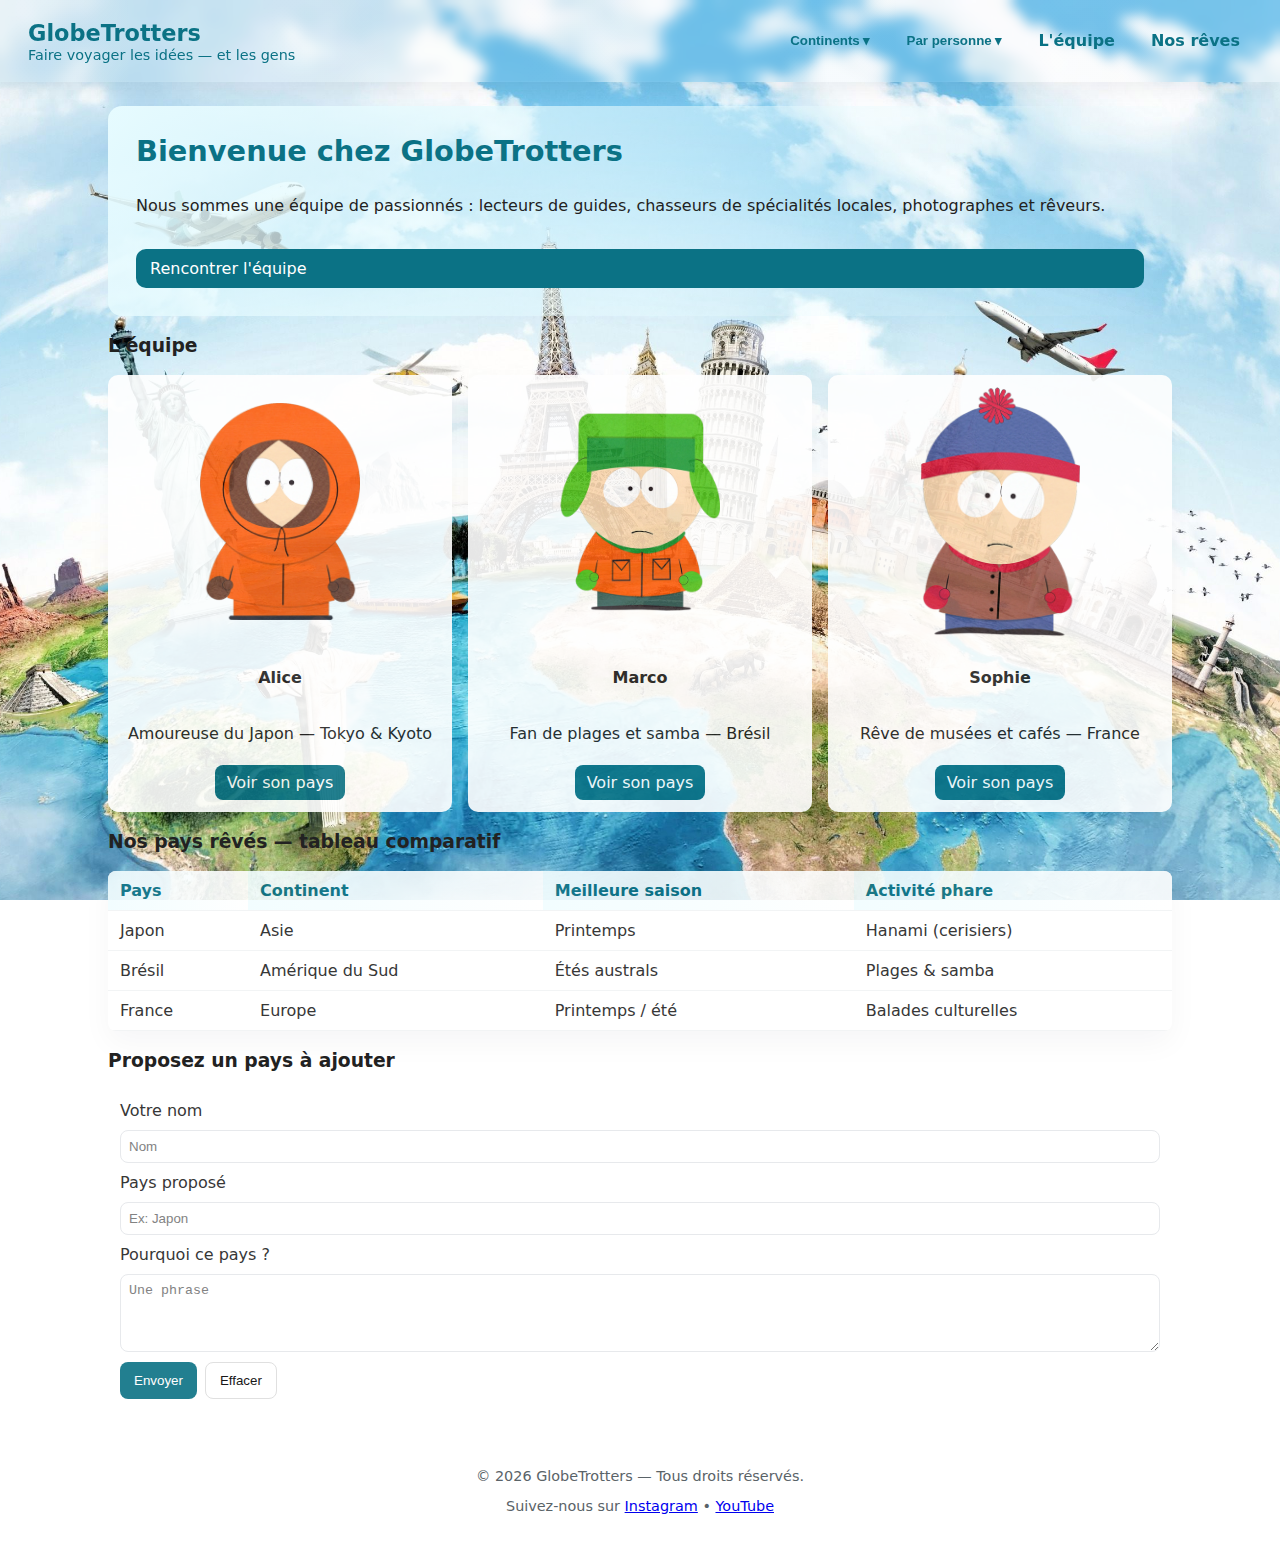
<file: index.html>
<!DOCTYPE html>
<html lang="fr">
  <head>
    <meta charset="utf-8" />
    <meta name="viewport" content="width=device-width,initial-scale=1" />
    <title>Nos Voyages — Équipe GlobeTrotters</title>
    <link rel="stylesheet" href="css/voyages.css" />
    <link rel="stylesheet" href="css/backround.css" />
  </head>
  <body>
    <header class="site-header">
      <div class="brand">
        <h1>GlobeTrotters</h1>
        <p class="tag">Faire voyager les idées — et les gens</p>
      </div>

      <nav class="main-nav" aria-label="Navigation principale">
        <ul class="nav-list">
          <li class="nav-item dropdown">
            <button class="drop-btn">Continents ▾</button>
            <ul class="submenu">
              <li><a href="japon.html">Asie › Japon (Tokyo)</a></li>
              <li><a href="bresil.html">Amérique du Sud › Brésil (Rio)</a></li>
              <li><a href="france.html">Europe › France (Paris)</a></li>
            </ul>
          </li>

          <li class="nav-item dropdown">
            <button class="drop-btn">Par personne ▾</button>
            <ul class="submenu">
              <li><a href="japon.html">Alice — Japon</a></li>
              <li><a href="bresil.html">Marco — Brésil</a></li>
              <li><a href="france.html">Sophie — France</a></li>
            </ul>
          </li>

          <li class="nav-item"><a href="#team">L'équipe</a></li>
          <li class="nav-item"><a href="#rêves">Nos rêves</a></li>
        </ul>
      </nav>
    </header>

    <main class="container">
      <section id="hero" class="hero">
        <h2>Bienvenue chez GlobeTrotters</h2>
        <p>
          Nous sommes une équipe de passionnés : lecteurs de guides, chasseurs
          de spécialités locales, photographes et rêveurs.
        </p>
        <a class="cta" href="#team">Rencontrer l'équipe</a>
      </section>

      <section id="team" class="team">
        <h3>L'équipe</h3>
        <div class="team-grid">
          <article class="person">
            <img src="./images/KennyMcCormick.webp" alt="Photo d'Alice" />
            <h4>Alice</h4>
            <p>Amoureuse du Japon — Tokyo & Kyoto</p>
            <a class="link-btn" href="japon.html">Voir son pays</a>
          </article>

          <article class="person">
            <img src="./images/Kyle-broflovski.webp" alt="Photo de Marco" />
            <h4>Marco</h4>
            <p>Fan de plages et samba — Brésil</p>
            <a class="link-btn" href="bresil.html">Voir son pays</a>
          </article>

          <article class="person">
            <img src="./images/Stan-marsh-0.webp" alt="Photo de Sophie" />
            <h4>Sophie</h4>
            <p>Rêve de musées et cafés — France</p>
            <a class="link-btn" href="france.html">Voir son pays</a>
          </article>
        </div>
      </section>

      <section id="rêves" class="rêves">
        <h3>Nos pays rêvés — tableau comparatif</h3>
        <table class="dream-table">
          <thead>
            <tr>
              <th>Pays</th>
              <th>Continent</th>
              <th>Meilleure saison</th>
              <th>Activité phare</th>
            </tr>
          </thead>
          <tbody>
            <tr>
              <td>Japon</td>
              <td>Asie</td>
              <td>Printemps</td>
              <td>Hanami (cerisiers)</td>
            </tr>
            <tr>
              <td>Brésil</td>
              <td>Amérique du Sud</td>
              <td>Étés australs</td>
              <td>Plages & samba</td>
            </tr>
            <tr>
              <td>France</td>
              <td>Europe</td>
              <td>Printemps / été</td>
              <td>Balades culturelles</td>
            </tr>
          </tbody>
        </table>
      </section>

      <section class="contact">
        <h3>Proposez un pays à ajouter</h3>
        <form
          class="suggest-form"
          action="#"
          method="POST"
          onsubmit="alert('Formulaire simulé — merci !'); return false;"
        >
          <label for="name">Votre nom</label>
          <input id="name" name="name" type="text" placeholder="Nom" required />

          <label for="country">Pays proposé</label>
          <input
            id="country"
            name="country"
            type="text"
            placeholder="Ex: Japon"
            required
          />

          <label for="why">Pourquoi ce pays ?</label>
          <textarea
            id="why"
            name="why"
            rows="4"
            placeholder="Une phrase"
            required
          ></textarea>

          <div class="form-row">
            <button type="submit" class="btn-primary">Envoyer</button>
            <button type="reset" class="btn-ghost">Effacer</button>
          </div>
        </form>
      </section>
    </main>

    <footer class="site-footer">
      <p>© <span id="year"></span> GlobeTrotters — Tous droits réservés.</p>
      <p>
        Suivez-nous sur <a href="#" aria-label="Instagram">Instagram</a> •
        <a href="#" aria-label="YouTube">YouTube</a>
      </p>
    </footer>

    <script>
      // petit JS pour afficher l'année et gérer l'ouverture des sous-menus pour rudeurs tactiles
      document.getElementById("year").textContent = new Date().getFullYear();
      document.querySelectorAll(".dropdown .drop-btn").forEach((btn) => {
        btn.addEventListener("click", (e) => {
          const parent = e.currentTarget.parentElement;
          parent.classList.toggle("open");
        });
      });
      // fermer menus en cliquant hors
      document.addEventListener("click", (e) => {
        if (!e.target.closest(".dropdown")) {
          document
            .querySelectorAll(".dropdown")
            .forEach((d) => d.classList.remove("open"));
        }
      });
    </script>
  </body>
</html>
</file>
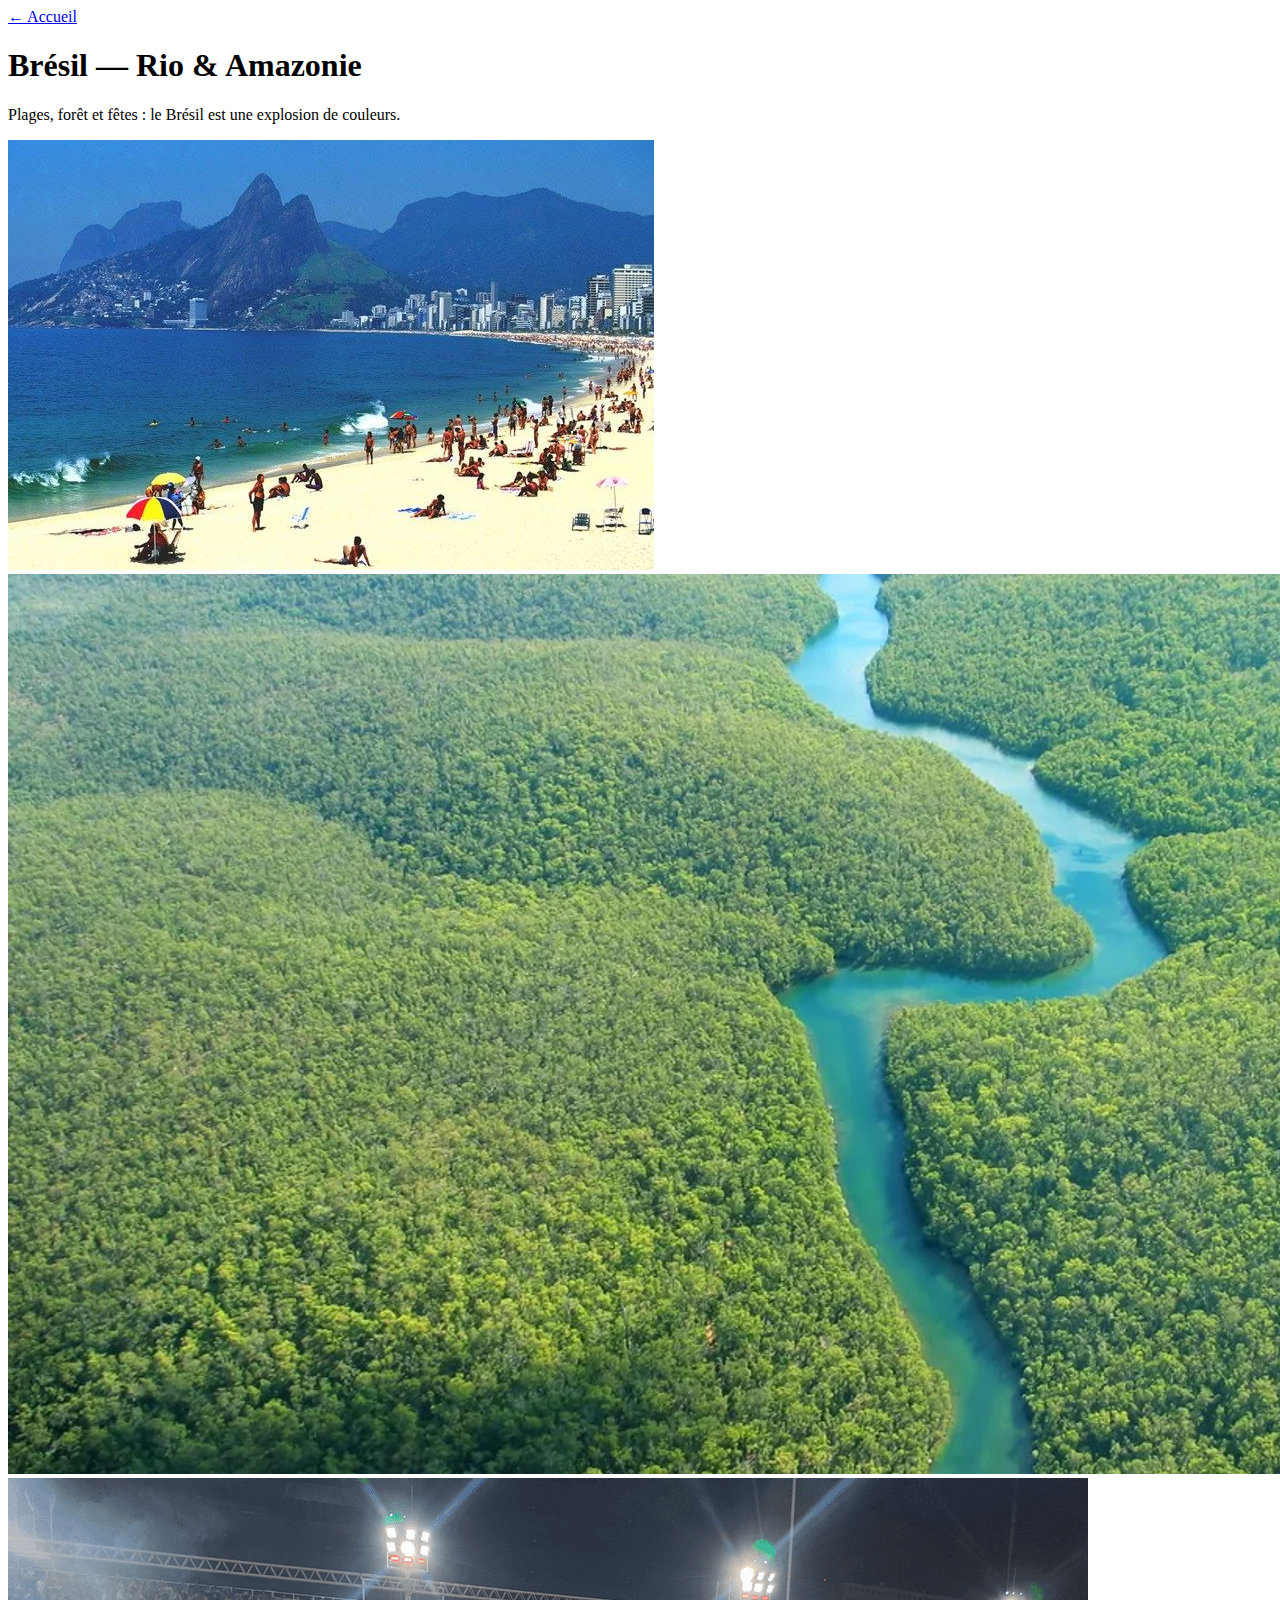
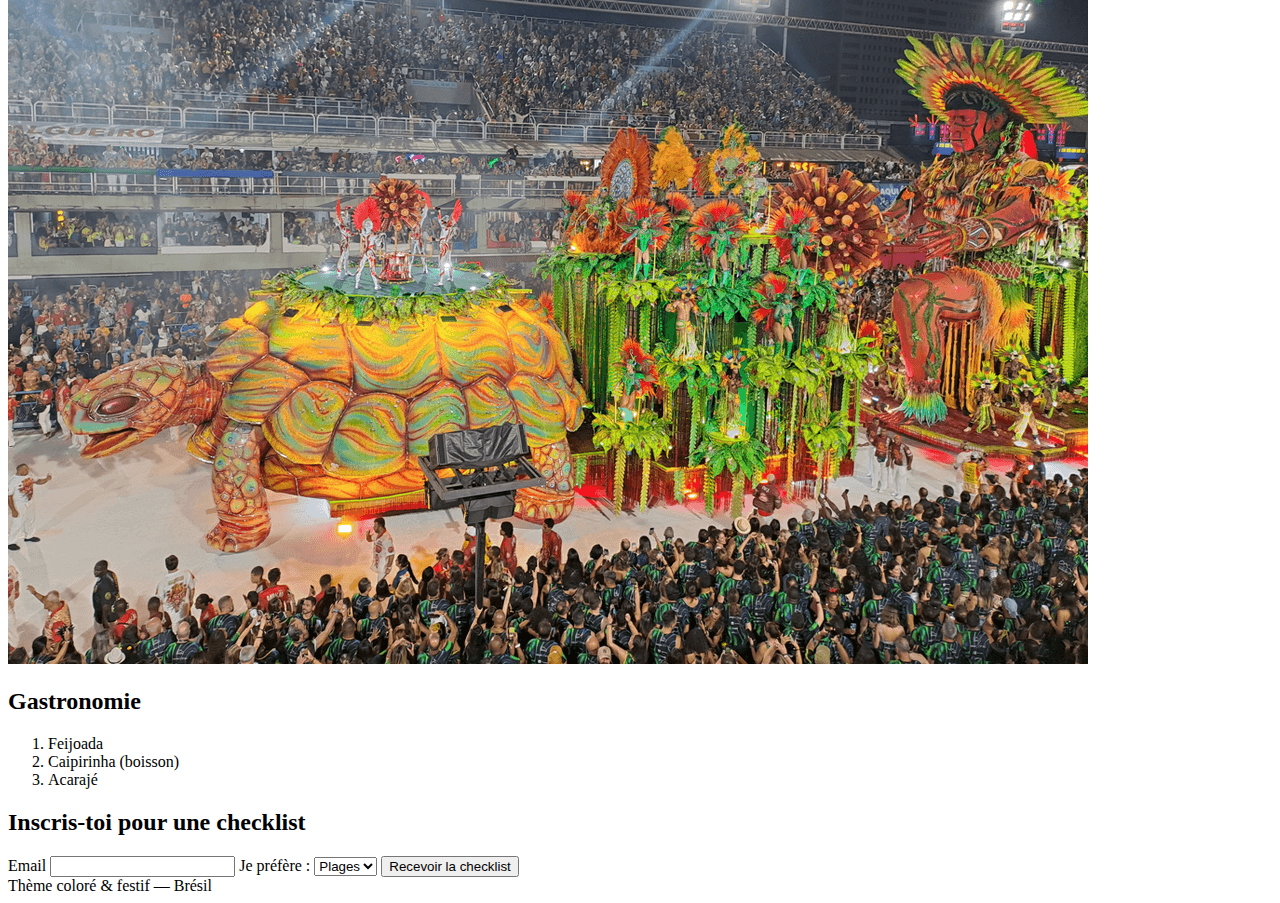
<file: bresil.html>
<!DOCTYPE html>
<html lang="fr">
  <head>
    <meta charset="utf-8" />
    <meta name="viewport" content="width=device-width,initial-scale=1" />
    <title>Brésil — Marco</title>    
  </head>
  <body class="bresil">
    <header class="top-b">
      <a href="index.html" class="home">← Accueil</a>
      <h1>Brésil — Rio & Amazonie</h1>
    </header>

    <main class="content-b">
      <section class="intro-b">
        <p>Plages, forêt et fêtes : le Brésil est une explosion de couleurs.</p>
      </section>

      <section class="gallery">
        <div class="row">
          <img src="./images/rio-plage.jpg" alt="Rio" />
          <img src="./images/foret-amazonie.webp" alt="Amazonie" />
          <img src="./images/fete-bresile.png" alt="Festa" />
        </div>
      </section>

      <section>
        <h2>Gastronomie</h2>
        <ol>
          <li>Feijoada</li>
          <li>Caipirinha (boisson)</li>
          <li>Acarajé</li>
        </ol>
      </section>

      <section>
        <h2>Inscris-toi pour une checklist</h2>
        <form
          class="mail"
          onsubmit="alert('Checklist envoyée (simulation)'); return false;"
        >
          <label for="mail">Email</label>
          <input id="mail" type="email" required />
          <label for="pref">Je préfère :</label>
          <select id="pref">
            <option>Plages</option>
            <option>Forêt</option>
            <option>Fêtes</option>
          </select>
          <button class="btn-primary">Recevoir la checklist</button>
        </form>
      </section>
    </main>

    <footer class="foot-b">Thème coloré & festif — Brésil</footer>
  </body>
</html>
</file>
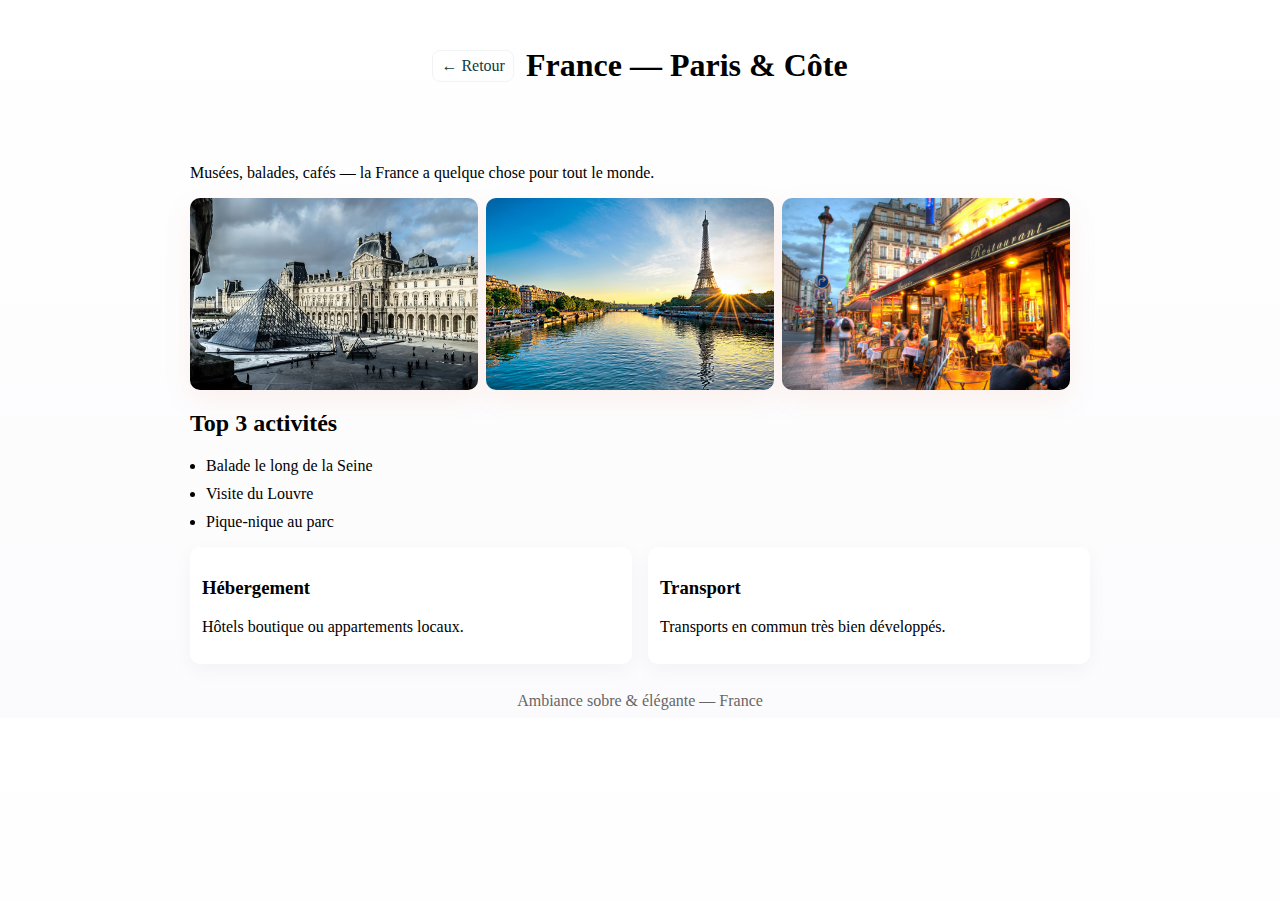
<file: france.html>
<!DOCTYPE html>
<html lang="fr">
  <head>
    <meta charset="utf-8" />
    <meta name="viewport" content="width=device-width,initial-scale=1" />
    <title>France — Sophie</title>
    <link rel="stylesheet" href="./css/france.css" />
  </head>
  <body>
    <header class="fr-header">
      <a class="home" href="index.html">← Retour</a>
      <h1>France — Paris & Côte</h1>
    </header>

    <main class="fr-main">
      <section class="fr-about">
        <p>
          Musées, balades, cafés — la France a quelque chose pour tout le monde.
        </p>
      </section>
      <section class="gallery">
        <div class="row">
          <img src="./images/musée-paris.jpg" alt="musée" />
          <img src="./images/paris-balade-tour-eiffel.jpg" alt="balade" />
          <img src="./images/cafée-paris.avif" alt="café" />
        </div>
      </section>

      <section class="fr-lists">
        <h2>Top 3 activités</h2>
        <ul class="fr-list">
          <li>Balade le long de la Seine</li>
          <li>Visite du Louvre</li>
          <li>Pique-nique au parc</li>
        </ul>
      </section>

      <section class="fr-grid">
        <div class="left">
          <h3>Hébergement</h3>
          <p>Hôtels boutique ou appartements locaux.</p>
        </div>
        <div class="right">
          <h3>Transport</h3>
          <p>Transports en commun très bien développés.</p>
        </div>
      </section>
    </main>

    <footer class="fr-foot">Ambiance sobre & élégante — France</footer>
  </body>
</html>
</file>
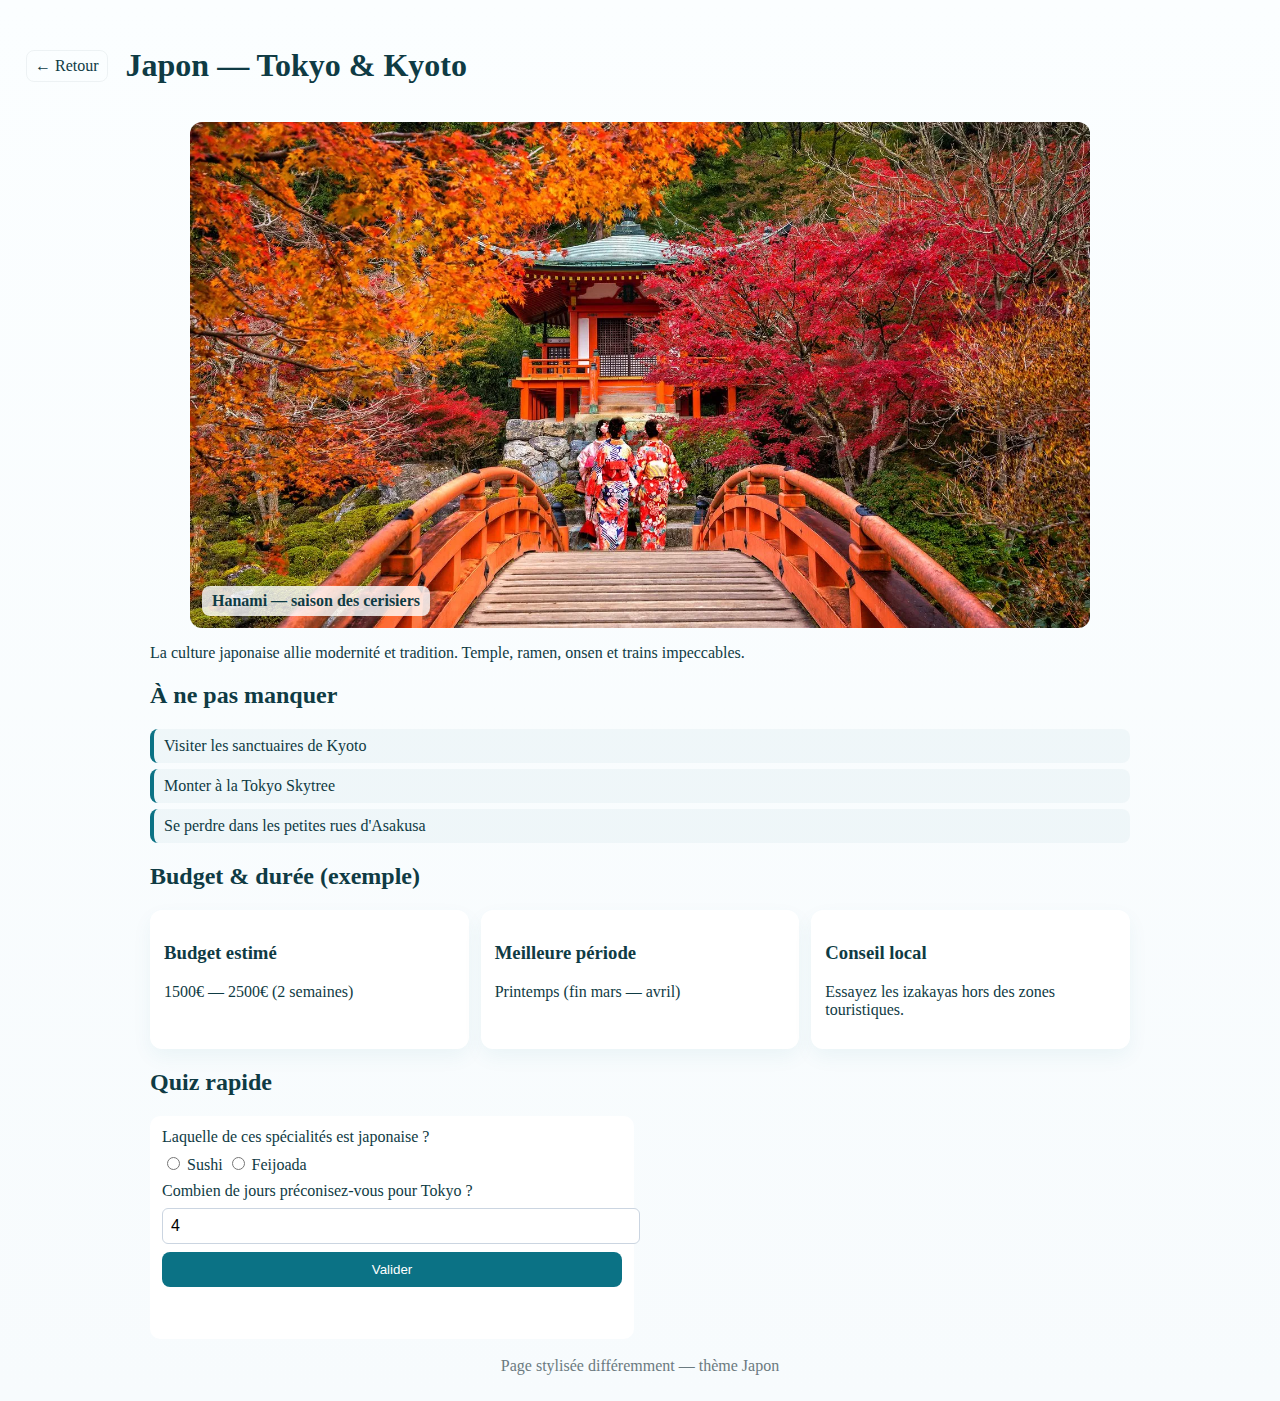
<file: japon.html>
<!DOCTYPE html>
<html lang="fr">
  <head>
    <meta charset="utf-8" />
    <meta name="viewport" content="width=device-width,initial-scale=1" />
    <title>Japon — Alice</title>    
    <link rel="stylesheet" href="css/japon.css" />
  </head>
  <body class="japan-page">
    <header class="top">
      <a class="home" href="index.html">← Retour</a>
      <h1>Japon — Tokyo & Kyoto</h1>
    </header>

    <main class="japan-main">
      <section class="intro">
        <figure class="hero-figure">
          <img src="./images/paysage-japan.webp" alt="Paysage Japon" />
          <figcaption>Hanami — saison des cerisiers</figcaption>
        </figure>
        <p>
          La culture japonaise allie modernité et tradition. Temple, ramen,
          onsen et trains impeccables.
        </p>
      </section>

      <section class="must-see">
        <h2>À ne pas manquer</h2>
        <ul class="list-vertical">
          <li>Visiter les sanctuaires de Kyoto</li>
          <li>Monter à la Tokyo Skytree</li>
          <li>Se perdre dans les petites rues d'Asakusa</li>
        </ul>
      </section>

      <section class="culture">
        <h2>Budget & durée (exemple)</h2>
        <div class="flex-row">
          <div class="card">
            <h3>Budget estimé</h3>
            <p>1500€ — 2500€ (2 semaines)</p>
          </div>
          <div class="card">
            <h3>Meilleure période</h3>
            <p>Printemps (fin mars — avril)</p>
          </div>
          <div class="card">
            <h3>Conseil local</h3>
            <p>Essayez les izakayas hors des zones touristiques.</p>
          </div>
        </div>
      </section>

      <section class="form-like">
        <h2>Quiz rapide</h2>
        <form class="quiz" onsubmit="return checkQuiz(event);">
          <label>Laquelle de ces spécialités est japonaise ?</label>
          <div>
            <label><input type="radio" name="q1" value="ok" /> Sushi</label>
            <label><input type="radio" name="q1" value="ko" /> Feijoada</label>
          </div>
          <label>Combien de jours préconisez-vous pour Tokyo ?</label>
          <input
            class="input-quiz"
            type="number"
            min="1"
            max="30"
            value="4"
            name="days"
          />
          <button class="btn-primary" type="submit">Valider</button>
          <p id="result" aria-live="polite"></p>
        </form>
      </section>
    </main>

    <footer class="small-foot">Page stylisée différemment — thème Japon</footer>

    <script>
      function checkQuiz(e) {
        e.preventDefault();
        const ok = document.querySelector('input[name="q1"]:checked');
        const days = document.querySelector('input[name="days"]').value;
        let text = "";
        if (ok && ok.value === "ok") text += "Bonne réponse ! ";
        else text += "Presque — sushi est japonais. ";
        text += `Vous proposez ${days} jour(s) pour Tokyo.`;
        document.getElementById("result").textContent = text;
        return false;
      }
    </script>
  </body>
</html>
</file>
<file: css/voyages.css>
/* voyages.css — styles partagés */
:root {
  --bg: #f7f9fb;
  --accent: #0b7285;
  --muted: #5a6368;
  --card: #ffffff;
  --glass: rgba(255, 255, 255, 0.6);
}

* {
  box-sizing: border-box;
}
html,
body {
  margin: 0;
  font-family: Inter, system-ui, Arial, sans-serif;
  /* background: linear-gradient(180deg, var(--bg), #ffffff); */
  color: #222;
}

.site-header {
  display: flex;
  align-items: center;
  justify-content: space-between;
  padding: 18px 28px;
  backdrop-filter: blur(6px);
  background: linear-gradient(
    90deg,
    rgba(255, 255, 255, 0.03),
    rgba(255, 255, 255, 0.01)
  );
  border-bottom: 1px solid rgba(255, 255, 255, 0.03);
  box-shadow: 0 6px 18px rgba(16, 24, 40, 0.06);
  position: sticky;
  top: 0;
  z-index: 40;
}
.brand h1 {
  margin: 0.1rem 0;
  font-size: 1.4rem;
  color: var(--accent);
}
.tag {
  margin: 0;
  font-size: 0.9rem;
  color: var(--accent);
}

.main-nav .nav-list {
  list-style: none;
  margin: 0;
  padding: 0;
  display: flex;
  gap: 12px;
  align-items: center;
}
.nav-item a,
.drop-btn {
  background: none;
  border: none;
  padding: 8px 12px;
  border-radius: 8px;
  font-weight: 600;
  color: var(--accent);
  cursor: pointer;
  text-decoration: none;
}
.nav-item a:hover,
.drop-btn:hover {
  background: var(--glass);
}
.dropdown {
  position: relative;
}
.submenu {
  position: absolute;
  left: 0;
  top: 48px;
  background: var(--card);
  min-width: 220px;
  border-radius: 8px;
  padding: 8px 6px;
  box-shadow: 0 18px 40px rgba(16, 24, 40, 0.08);
  opacity: 0;
  transform: translateY(-6px);
  pointer-events: none;
  transition: all 0.25s ease;
}
.dropdown.open .submenu {
  opacity: 1;
  transform: none;
  pointer-events: auto;
}
.submenu li {
  list-style: none;
  margin: 0;
}
.submenu a {
  display: block;
  padding: 8px 10px;
  color: #16313a;
  text-decoration: none;
  border-radius: 6px;
}
.submenu a:hover {
  background: #f0fbff;
}

.container {
  max-width: 1100px;
  margin: 24px auto;
  padding: 0 18px;
}

/* hero */
.hero {
  padding: 28px;
  background: linear-gradient(135deg, #e6fbff, transparent);
  border-radius: 14px;
  margin-bottom: 18px;
  display: flex;
  flex-direction: column;
  gap: 12px;
}
.hero h2 {
  margin: 0;
  font-size: 1.8rem;
  color: var(--accent);
}
.cta {
  display: inline-block;
  margin-top: 6px;
  padding: 10px 14px;
  border-radius: 10px;
  background: var(--accent);
  color: white;
  text-decoration: none;
  transition: transform 0.12s ease;
}
.cta:hover {
  transform: translateY(-3px);
}

/* team */
.team-grid {
  display: flex;
  gap: 16px;
  flex-wrap: wrap;
}
.person {
  background: var(--card);
  padding: 12px;
  border-radius: 10px;
  flex: 1 1 260px;
  display: flex;
  flex-direction: column;
  align-items: center;
  text-align: center;
  box-shadow: 0 8px 20px rgba(16, 24, 40, 0.04);
  transition: transform 0.18s ease;
  opacity: 0.9;
}
.person img {
  width: 50%;
  flex: 1;
  /* height: 160px; */
  object-fit: contain;
  border-radius: 8px;
  margin-bottom: 10px;
}
.link-btn {
  display: inline-block;
  margin-top: 6px;
  padding: 8px 12px;
  border-radius: 8px;
  background: var(--accent);
  color: white;
  text-decoration: none;
  transition: transform 0.12s ease;
}
.link-btn:hover {
  transform: translateY(-3px);
}
.person:hover {
  transform: translateY(-6px);
}

/* tableau */
.dream-table {
  width: 100%;
  border-collapse: collapse;
  margin-top: 12px;
  background: var(--card);
  border-radius: 8px;
  overflow: hidden;
  box-shadow: 0 12px 30px rgba(16, 24, 40, 0.04);
  opacity: 0.9;
}
.dream-table th,
.dream-table td {
  padding: 10px 12px;
  text-align: left;
  border-bottom: 1px solid #f1f3f4;
}
.dream-table thead th {
  background: linear-gradient(90deg, #f1fdff, #ffffff);
  font-weight: 700;
  color: var(--accent);
}

/* formulaire */
.suggest-form {
  display: grid;
  gap: 10px;
  width: 100%;
  background: var(--card);
  padding: 12px;
  border-radius: 10px;
  opacity: 0.9;
}
.suggest-form input,
.suggest-form textarea {
  padding: 8px;
  border-radius: 8px;
  border: 1px solid #e5e7eb;
}
.form-row {
  display: flex;
  gap: 8px;
}
.btn-primary {
  background: var(--accent);
  color: white;
  padding: 10px 14px;
  border-radius: 8px;
  border: none;
  cursor: pointer;
}
.btn-ghost {
  background: transparent;
  border: 1px solid #ddd;
  padding: 10px 14px;
  border-radius: 8px;
  cursor: pointer;
}

/* footer */
.site-footer {
  padding: 18px;
  text-align: center;
  color: var(--muted);
  font-size: 0.9rem;
  margin-top: 20px;
}

/* responsive */
@media (max-width: 760px) {
  .main-nav .nav-list {
    flex-direction: column;
    background: transparent;
    gap: 6px;
  }
  .site-header {
    flex-direction: column;
    gap: 8px;
    align-items: flex-start;
  }
}
</file>
<file: css/backround.css>
body {
  background-image: url("../images/backgroud.jpg");
  background-size: cover;
  background-attachment: fixed;
  background-position: center;
  background-repeat: no-repeat;
  margin: 0;
  min-height: 100vh;
}
</file>
<file: css/france.css>
/* france.css — design sobre, typographie chic */
body {
  background: linear-gradient(180deg, #ffffff, #fbfbfd);
}
.home {
  color: #0f3b44;
  text-decoration: none;
  padding: 6px 8px;
  border-radius: 8px;
  border: 1px solid rgba(15, 59, 68, 0.06);
}
.fr-header {
  display: flex;
  justify-content: center;
  gap: 12px;
  align-items: center;
  padding: 18px;
}
.fr-main {
  max-width: 900px;
  margin: 14px auto;
  padding: 10px;
}
.row {
  display: flex;
  gap: 8px;
  flex-wrap: wrap;
}
.row img {
  width: 32%;
  border-radius: 10px;
  box-shadow: 0 10px 30px rgba(234, 95, 40, 0.08);
  transition: transform 0.22s ease;
}
.row img:hover {
  transform: scale(1.04) rotate(-1deg);
  cursor: pointer;
}
.fr-list {
  display: flex;
  flex-direction: column;
  gap: 10px;
  padding-left: 16px;
}
.fr-grid {
  display: flex;
  gap: 16px;
  margin-top: 12px;
}
.fr-grid .left,
.fr-grid .right {
  flex: 1;
  background: #fff;
  padding: 12px;
  border-radius: 10px;
  box-shadow: 0 6px 20px rgba(12, 16, 20, 0.04);
}
.fr-foot {
  text-align: center;
  margin-top: 18px;
  color: #666;
}
</file>
<file: css/japon.css>
:root {
  --bg: #f7f9fb;
  --accent: #0b7285;
  --muted: #5a6368;
  --card: #ffffff;
  --glass: rgba(255, 255, 255, 0.6);
}
/* japon.css — ambiance minimaliste, tons froids */
.japan-page {
  background: linear-gradient(180deg, #fbfeff, #f7fbfd);
  color: #0f3b44;
  min-height: 100vh;
  padding: 18px;
}
.top {
  display: flex;
  align-items: center;
  gap: 18px;
}
.top .home {
  color: #0f3b44;
  text-decoration: none;
  padding: 6px 8px;
  border-radius: 8px;
  border: 1px solid rgba(15, 59, 68, 0.06);
}
.japan-main {
  max-width: 980px;
  margin: 10px auto;
  background: transparent;
}
.hero-figure {
  position: relative;
  overflow: hidden;
  border-radius: 12px;
}
.hero-figure img {
  width: 100%;
  display: block;
  transform: scale(1);
  transition: transform 0.6s ease;
}
.hero-figure:hover img {
  transform: scale(1.04);
}
.hero-figure figcaption {
  position: absolute;
  left: 12px;
  bottom: 12px;
  background: rgba(255, 255, 255, 0.8);
  padding: 6px 10px;
  border-radius: 8px;
  font-weight: 700;
}

.list-vertical {
  list-style: none;
  padding: 0;
}
.list-vertical li {
  padding: 8px 10px;
  margin: 6px 0;
  border-left: 4px solid #0b7285;
  background: rgba(11, 114, 133, 0.04);
  border-radius: 8px;
}

/* flex cards */
.flex-row {
  display: flex;
  gap: 12px;
  margin-top: 12px;
  flex-wrap: wrap;
}
.card {
  flex: 1 1 200px;
  background: white;
  padding: 14px;
  border-radius: 12px;
  box-shadow: 0 8px 20px rgba(11, 114, 133, 0.06);
  transition: transform 0.18s ease;
}
.card:hover {
  transform: translateY(-6px);
}

/* quiz form */
.quiz {
  display: flex;
  flex-direction: column;
  gap: 8px;
  max-width: 460px;
  background: rgba(255, 255, 255, 0.9);
  padding: 12px;
  border-radius: 10px;
}
.small-foot {
  text-align: center;
  margin-top: 18px;
  color: #6b7a80;
}
.input-quiz {
  padding: 8px;
  border: 1px solid #cbd5e1;
  border-radius: 6px;
  font-size: 1rem;
  width: 100%;
  outline: none;
}
.btn-primary {
  background: var(--accent);
  color: white;
  padding: 10px 14px;
  border-radius: 8px;
  border: none;
  cursor: pointer;
}
</file>
